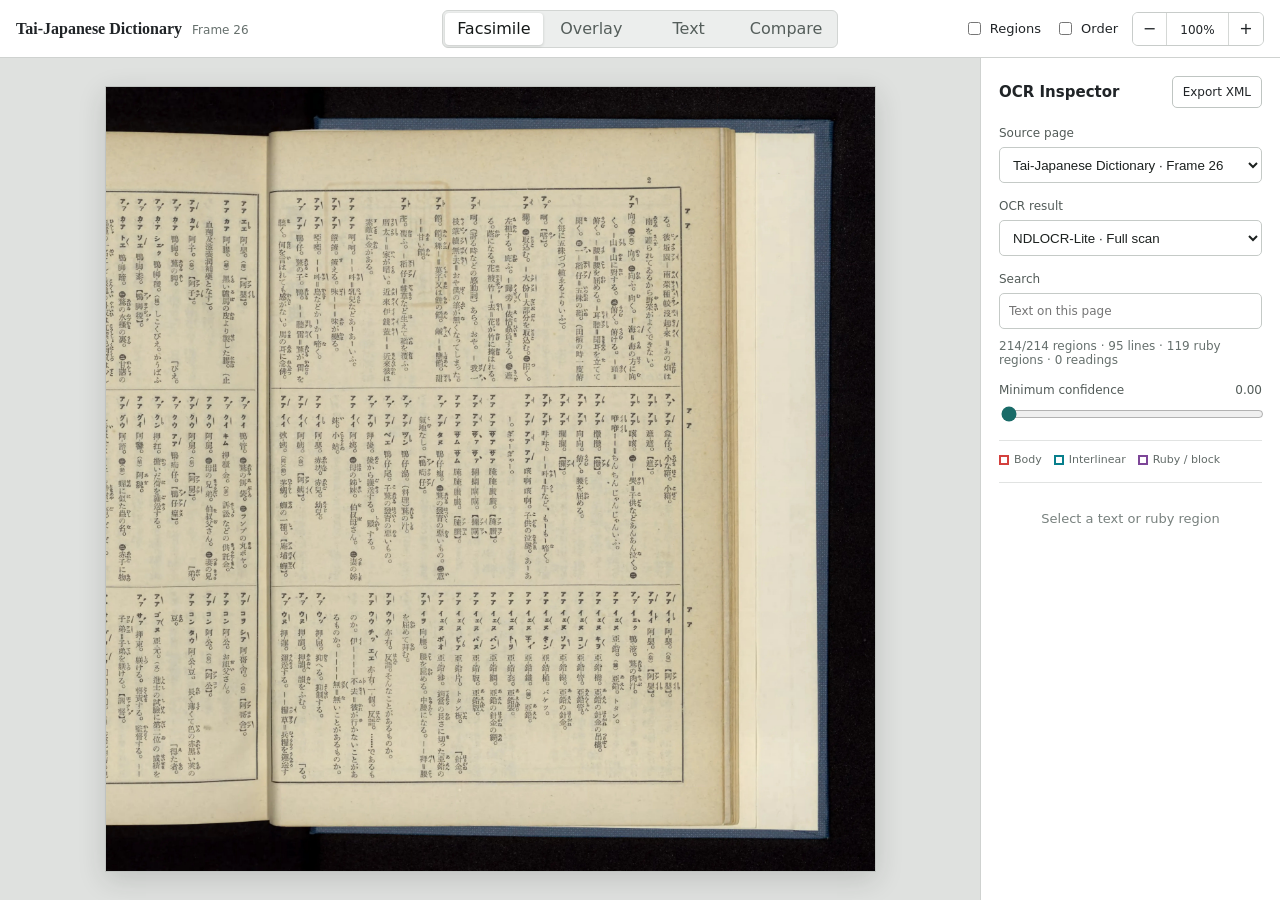
<file: index.html>
<!doctype html>
<html lang="en">
  <head>
    <meta charset="utf-8">
    <meta name="viewport" content="width=device-width, initial-scale=1">
    <meta http-equiv="refresh" content="0; url=viewer/?pid=1218326&amp;frame=26">
    <title>NDLOCR Digital Page</title>
  </head>
  <body>
    <p><a href="viewer/?pid=1218326&amp;frame=26">Open the NDLOCR viewer</a></p>
  </body>
</html>
</file>
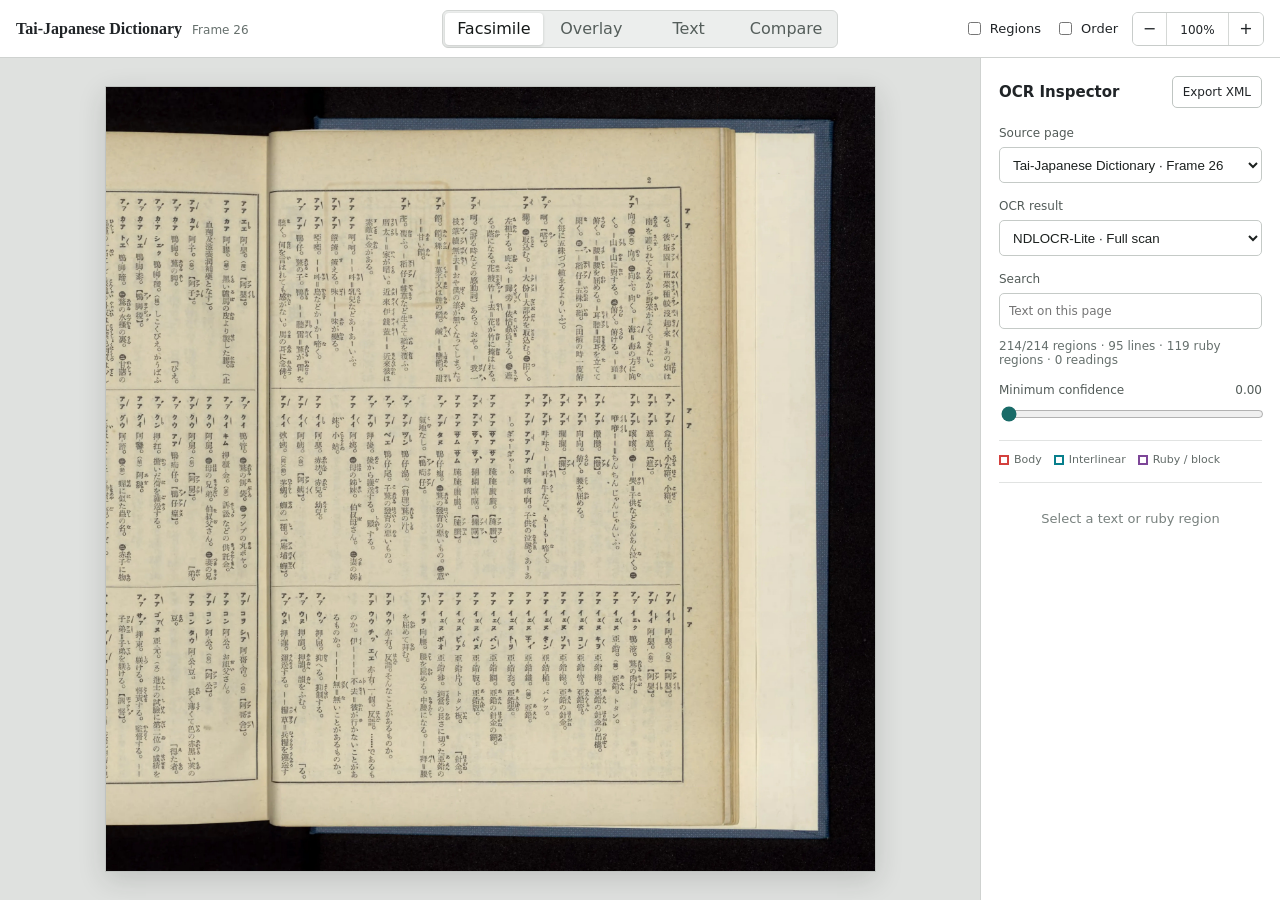
<file: viewer/index.html>
<!doctype html>
<html lang="en">
  <head>
    <meta charset="utf-8">
    <meta name="viewport" content="width=device-width, initial-scale=1">
    <title>Taiwanese Vocabulary - Digital Page</title>
    <link rel="stylesheet" href="styles.css?v=4">
  </head>
  <body>
    <header class="toolbar">
      <div class="document-title">
        <strong id="document-name">Tai-Japanese Dictionary</strong>
        <span id="frame-name">Frame 26</span>
      </div>

      <div class="segmented" role="group" aria-label="View mode">
        <button type="button" class="is-active" data-mode="facsimile">Facsimile</button>
        <button type="button" data-mode="overlay">Overlay</button>
        <button type="button" data-mode="text">Text</button>
        <button type="button" data-mode="compare">Compare</button>
      </div>

      <div class="toolbar-actions">
        <label class="check-control">
          <input id="show-regions" type="checkbox">
          <span>Regions</span>
        </label>
        <label class="check-control">
          <input id="show-order" type="checkbox">
          <span>Order</span>
        </label>
        <div class="zoom-control" aria-label="Zoom controls">
          <button id="zoom-out" type="button" title="Zoom out" aria-label="Zoom out">−</button>
          <button id="zoom-reset" type="button" title="Reset zoom"><span id="zoom-label">100%</span></button>
          <button id="zoom-in" type="button" title="Zoom in" aria-label="Zoom in">+</button>
        </div>
      </div>
    </header>

    <main class="workspace">
      <section class="viewer" aria-label="Digital page viewer">
        <div id="viewport" class="viewport">
          <div id="page" class="page mode-facsimile" aria-label="Digitized page">
            <img id="scan" class="scan" src="../samples/1218326/images/1218326_R0000026.jpg" alt="Scanned page from Tai-Japanese Dictionary">
            <svg id="structure-layer" class="structure-layer" aria-hidden="true"></svg>
            <div id="text-layer" class="text-layer"></div>
            <div id="loading" class="loading">Loading XML...</div>
          </div>
          <section id="comparison-view" class="comparison-view" aria-label="OCR comparison" hidden>
            <header class="comparison-header">
              <div>
                <h2>Lite vs CLI</h2>
                <p>Exact agreement is supporting evidence; every difference requires review.</p>
              </div>
              <button id="export-comparison" type="button" class="command-button">Export CSV</button>
            </header>
            <div id="comparison-stats" class="comparison-stats" aria-live="polite"></div>
            <div class="comparison-controls">
              <div class="comparison-filter segmented" role="group" aria-label="Comparison filter">
                <button type="button" class="is-active" data-comparison-filter="all">All</button>
                <button type="button" data-comparison-filter="review">Review</button>
              </div>
              <span id="comparison-count" class="comparison-count"></span>
            </div>
            <div id="comparison-list" class="comparison-list"></div>
            <div id="comparison-loading" class="comparison-loading">Comparing OCR results...</div>
          </section>
        </div>
      </section>

      <aside class="inspector" aria-label="OCR inspector">
        <div class="inspector-header">
          <h1 id="inspector-title">OCR Inspector</h1>
          <button id="export-xml" type="button" class="command-button">Export XML</button>
        </div>

        <label class="field source-field">
          <span>Source page</span>
          <select id="page-select">
            <option value="1218326-26">Tai-Japanese Dictionary · Frame 26</option>
            <option value="1218326-11">Tai-Japanese Dictionary · Frame 11</option>
          </select>
        </label>

        <label class="field source-field ocr-source-field">
          <span>OCR result</span>
          <select id="ocr-select">
            <option value="lite">NDLOCR-Lite · Full scan</option>
          </select>
        </label>

        <label class="field search-field">
          <span>Search</span>
          <input id="search" type="search" placeholder="Text on this page">
        </label>

        <div id="summary" class="summary" aria-live="polite"></div>

        <label class="field threshold-field">
          <span>Minimum confidence <output id="threshold-value">0.00</output></span>
          <input id="threshold" type="range" min="0" max="1" step="0.01" value="0">
        </label>

        <div class="legend" aria-label="Region types">
          <span><i class="legend-main"></i>Body</span>
          <span><i class="legend-note"></i>Interlinear</span>
          <span><i class="legend-block"></i>Ruby / block</span>
        </div>

        <div id="empty-selection" class="empty-selection">Select a text or ruby region</div>

        <form id="line-editor" class="line-editor" hidden>
          <div class="selection-heading">
            <strong id="selection-type">Body</strong>
            <span id="selection-confidence"></span>
          </div>

          <label class="field">
            <span>Recognized text</span>
            <textarea id="line-text" rows="5"></textarea>
          </label>

          <div class="metadata-grid">
            <div><span>Order</span><strong id="selection-order"></strong></div>
            <div><span>Direction</span><strong id="selection-direction"></strong></div>
            <div class="metadata-wide"><span>Bounds</span><strong id="selection-bounds"></strong></div>
          </div>
        </form>
      </aside>
    </main>

    <script src="compare.js?v=2"></script>
    <script src="app.js?v=4"></script>
  </body>
</html>
</file>
<file: viewer/styles.css>
:root {
  color-scheme: light;
  font-family: Inter, ui-sans-serif, system-ui, -apple-system, BlinkMacSystemFont, "Segoe UI", sans-serif;
  color: #202427;
  background: #e8e9e7;
  font-synthesis: none;
  letter-spacing: 0;
}

* {
  box-sizing: border-box;
}

html,
body {
  width: 100%;
  height: 100%;
  margin: 0;
  overflow: hidden;
}

button,
input,
textarea {
  font: inherit;
  letter-spacing: 0;
}

button {
  color: inherit;
}

.toolbar {
  position: relative;
  z-index: 20;
  min-height: 58px;
  display: grid;
  grid-template-columns: minmax(210px, 1fr) auto minmax(330px, 1fr);
  align-items: center;
  gap: 18px;
  padding: 8px 16px;
  background: #ffffff;
  border-bottom: 1px solid #cfd2d0;
}

.document-title {
  display: flex;
  align-items: baseline;
  gap: 10px;
  min-width: 0;
}

.document-title strong {
  overflow: hidden;
  text-overflow: ellipsis;
  white-space: nowrap;
  font-family: Georgia, "Noto Serif CJK JP", serif;
  font-size: 16px;
}

.document-title span,
.summary,
.selection-heading span {
  color: #66706d;
  font-size: 12px;
}

.segmented {
  display: grid;
  grid-template-columns: repeat(4, minmax(72px, 1fr));
  padding: 2px;
  background: #eceeed;
  border: 1px solid #d2d5d3;
  border-radius: 6px;
}

.segmented button {
  min-height: 32px;
  padding: 5px 12px;
  border: 0;
  border-radius: 4px;
  background: transparent;
  color: #555e5b;
  cursor: pointer;
}

.segmented button.is-active {
  background: #ffffff;
  color: #151918;
  box-shadow: 0 1px 3px rgb(25 31 29 / 18%);
}

.toolbar-actions {
  display: flex;
  justify-content: flex-end;
  align-items: center;
  gap: 14px;
}

.comparison-mode .toolbar-actions {
  visibility: hidden;
}

.check-control {
  display: inline-flex;
  align-items: center;
  gap: 6px;
  font-size: 13px;
  white-space: nowrap;
  cursor: pointer;
}

.check-control input {
  accent-color: #196b68;
}

.zoom-control {
  display: grid;
  grid-template-columns: 34px 62px 34px;
  height: 34px;
  border: 1px solid #c8ccca;
  border-radius: 6px;
  overflow: hidden;
}

.zoom-control button {
  border: 0;
  border-right: 1px solid #d5d8d6;
  background: #ffffff;
  cursor: pointer;
}

.zoom-control button:last-child {
  border-right: 0;
}

.zoom-control button:hover,
.command-button:hover {
  background: #f1f5f3;
}

#zoom-label {
  font-size: 12px;
  font-variant-numeric: tabular-nums;
}

.workspace {
  height: calc(100% - 58px);
  display: grid;
  grid-template-columns: minmax(0, 1fr) 300px;
}

.viewer {
  min-width: 0;
  min-height: 0;
}

.viewport {
  width: 100%;
  height: 100%;
  overflow: auto;
  padding: 28px;
  background: #dfe1df;
}

.page {
  position: relative;
  width: 1100px;
  aspect-ratio: 3902 / 2855;
  margin: 0 auto;
  overflow: hidden;
  background: #ffffff;
  border: 1px solid #bfc3c0;
  box-shadow: 0 8px 26px rgb(31 36 34 / 16%);
  transform-origin: top center;
}

.scan,
.structure-layer,
.text-layer {
  position: absolute;
  inset: 0;
  width: 100%;
  height: 100%;
}

.scan {
  display: block;
  object-fit: fill;
  transition: opacity 140ms ease;
}

.structure-layer {
  pointer-events: none;
  overflow: visible;
}

.structure-layer polygon {
  fill: rgb(25 107 104 / 5%);
  stroke: #196b68;
  stroke-width: 4;
  vector-effect: non-scaling-stroke;
  opacity: 0;
}

.structure-layer rect {
  fill: rgb(125 70 152 / 7%);
  stroke: #7d4698;
  stroke-width: 4;
  vector-effect: non-scaling-stroke;
  opacity: 0;
}

.show-regions .structure-layer polygon,
.show-regions .structure-layer rect {
  opacity: 1;
}

.text-layer {
  pointer-events: none;
}

.ocr-line {
  position: absolute;
  display: flex;
  align-items: flex-start;
  justify-content: flex-start;
  margin: 0;
  padding: 0;
  overflow: hidden;
  border: 1px solid transparent;
  color: transparent;
  font-family: "Yu Mincho", "Hiragino Mincho ProN", "Noto Serif CJK JP", serif;
  line-height: 1;
  letter-spacing: 0;
  pointer-events: auto;
  cursor: text;
  user-select: text;
  transition: opacity 100ms ease, background-color 100ms ease;
}

.ocr-line.vertical {
  writing-mode: vertical-rl;
  text-orientation: mixed;
}

.ocr-line.horizontal {
  white-space: nowrap;
}

.ocr-line .line-string {
  display: block;
}

.show-regions .ocr-line.type-main {
  border-color: #d4413e;
}

.show-regions .ocr-line.type-note {
  border-color: #087f8c;
}

.show-regions .ocr-line.type-ruby {
  border-color: #7d4698;
}

.show-regions .ocr-line.type-other {
  border-color: #846525;
}

.mode-overlay .ocr-line,
.mode-text .ocr-line {
  color: #151716;
  background: rgb(255 255 255 / 78%);
}

.mode-overlay .ocr-line.type-ruby,
.mode-text .ocr-line.type-ruby {
  color: #602276;
  background: rgb(250 238 255 / 86%);
}

.mode-overlay .scan {
  opacity: 0.34;
}

.mode-text .scan {
  opacity: 0;
}

.mode-text .ocr-line {
  background: transparent;
}

.ocr-line.is-selected {
  z-index: 4;
  outline: 3px solid #196b68;
  outline-offset: 2px;
  background: rgb(199 239 228 / 82%);
  color: #111413;
}

.ocr-line.is-match {
  z-index: 3;
  background: rgb(255 218 99 / 72%);
  color: #111413;
  outline: 2px solid #b97800;
}

.ocr-line.below-threshold {
  opacity: 0;
  pointer-events: none;
}

.order-badge {
  position: absolute;
  top: 0;
  left: 0;
  display: none;
  padding: 2px 4px;
  background: #151918;
  color: #ffffff;
  font-family: ui-monospace, SFMono-Regular, Menlo, monospace;
  font-size: 10px;
  line-height: 1;
  writing-mode: horizontal-tb;
  pointer-events: none;
}

.show-order .order-badge {
  display: block;
}

.loading {
  position: absolute;
  inset: 0;
  display: grid;
  place-items: center;
  background: rgb(255 255 255 / 88%);
  color: #515a57;
  font-size: 14px;
}

.loading[hidden] {
  display: none;
}

.comparison-view {
  width: min(1240px, 100%);
  min-height: 100%;
  margin: 0 auto;
  color: #202427;
}

.comparison-view[hidden] {
  display: none;
}

.comparison-header {
  display: flex;
  align-items: flex-start;
  justify-content: space-between;
  gap: 16px;
  padding: 4px 0 18px;
  border-bottom: 1px solid #c9cdca;
}

.comparison-header h2 {
  margin: 0 0 4px;
  font-size: 17px;
}

.comparison-header p {
  margin: 0;
  color: #68716e;
  font-size: 12px;
}

.comparison-stats {
  display: grid;
  grid-template-columns: repeat(4, minmax(0, 1fr));
  border-bottom: 1px solid #c9cdca;
}

.comparison-stat {
  min-width: 0;
  padding: 15px 12px;
  border-right: 1px solid #c9cdca;
}

.comparison-stat:last-child {
  border-right: 0;
}

.comparison-stat strong,
.comparison-stat span {
  display: block;
}

.comparison-stat strong {
  margin-bottom: 3px;
  font-size: 20px;
  font-variant-numeric: tabular-nums;
}

.comparison-stat span {
  color: #68716e;
  font-size: 11px;
  text-transform: uppercase;
}

.comparison-controls {
  display: flex;
  align-items: center;
  justify-content: space-between;
  gap: 16px;
  padding: 14px 0;
}

.comparison-filter {
  width: 180px;
  grid-template-columns: repeat(2, 1fr);
}

.comparison-filter button {
  min-width: 0;
}

.comparison-count {
  color: #68716e;
  font-size: 12px;
}

.comparison-list {
  display: grid;
  gap: 8px;
  padding-bottom: 28px;
}

.comparison-row {
  display: grid;
  grid-template-columns: 116px minmax(0, 1fr) minmax(0, 1fr);
  overflow: hidden;
  border: 1px solid #c9cdca;
  border-radius: 6px;
  background: #ffffff;
}

.comparison-status {
  padding: 14px 12px;
  border-right: 1px solid #d9dcda;
  background: #f3f5f4;
}

.comparison-status strong,
.comparison-status span {
  display: block;
}

.comparison-status strong {
  margin-bottom: 5px;
  font-size: 12px;
}

.comparison-status span {
  color: #68716e;
  font-size: 11px;
  font-variant-numeric: tabular-nums;
}

.status-exact .comparison-status {
  box-shadow: inset 4px 0 #267a54;
}

.status-close .comparison-status {
  box-shadow: inset 4px 0 #28768a;
}

.status-conflict .comparison-status {
  box-shadow: inset 4px 0 #b06c13;
}

.status-missing .comparison-status {
  box-shadow: inset 4px 0 #a23f45;
}

.comparison-source {
  min-width: 0;
  padding: 12px 14px 14px;
}

.comparison-source + .comparison-source {
  border-left: 1px solid #e0e3e1;
}

.comparison-source h3 {
  margin: 0 0 8px;
  color: #69726f;
  font-size: 10px;
  font-weight: 650;
  text-transform: uppercase;
}

.comparison-text {
  margin: 0;
  font-family: "Yu Mincho", "Hiragino Mincho ProN", "Noto Serif CJK JP", serif;
  font-size: 15px;
  line-height: 1.6;
  overflow-wrap: anywhere;
  white-space: pre-wrap;
}

.comparison-text mark {
  padding: 1px 0;
  background: #ffe0a6;
  color: #2a2011;
}

.comparison-text .missing-text {
  color: #9a454a;
  font-family: Inter, ui-sans-serif, system-ui, sans-serif;
  font-size: 12px;
}

.comparison-loading {
  padding: 48px 0;
  color: #68716e;
  font-size: 13px;
  text-align: center;
}

.comparison-loading[hidden] {
  display: none;
}

.comparison-mode #export-xml,
.comparison-mode .ocr-source-field,
.comparison-mode .summary,
.comparison-mode .threshold-field,
.comparison-mode .legend,
.comparison-mode .empty-selection,
.comparison-mode .line-editor {
  display: none;
}

.inspector {
  min-width: 0;
  overflow-y: auto;
  padding: 18px;
  background: #ffffff;
  border-left: 1px solid #cfd2d0;
}

.inspector-header {
  display: flex;
  align-items: center;
  justify-content: space-between;
  gap: 12px;
  margin-bottom: 18px;
}

.inspector h1 {
  margin: 0;
  font-size: 15px;
  font-weight: 650;
}

.command-button {
  min-height: 32px;
  padding: 5px 10px;
  border: 1px solid #bfc5c2;
  border-radius: 5px;
  background: #ffffff;
  cursor: pointer;
  font-size: 12px;
}

.field {
  display: grid;
  gap: 7px;
  margin-bottom: 16px;
  color: #525b58;
  font-size: 12px;
}

.field > span {
  display: flex;
  justify-content: space-between;
  gap: 12px;
}

.field input[type="search"],
.field select,
.field textarea {
  width: 100%;
  border: 1px solid #c5cac7;
  border-radius: 5px;
  background: #ffffff;
  color: #1c211f;
}

.field input[type="search"],
.field select {
  height: 36px;
  padding: 7px 9px;
}

.field select {
  cursor: pointer;
}

.field textarea {
  min-height: 120px;
  padding: 9px;
  resize: vertical;
  font-family: "Yu Mincho", "Hiragino Mincho ProN", "Noto Serif CJK JP", serif;
  font-size: 15px;
  line-height: 1.55;
}

.field input:focus,
.field select:focus,
.field textarea:focus,
button:focus-visible {
  outline: 2px solid #196b68;
  outline-offset: 2px;
}

.threshold-field input {
  width: 100%;
  accent-color: #196b68;
}

.summary {
  min-height: 18px;
  margin: -6px 0 16px;
}

.legend {
  display: flex;
  flex-wrap: wrap;
  gap: 12px;
  padding: 12px 0 16px;
  border-top: 1px solid #e1e3e2;
  border-bottom: 1px solid #e1e3e2;
  color: #626b68;
  font-size: 11px;
}

.legend span {
  display: inline-flex;
  align-items: center;
  gap: 5px;
}

.legend i {
  width: 10px;
  height: 10px;
  display: inline-block;
  border: 2px solid;
}

.legend-main {
  border-color: #d4413e !important;
}

.legend-note {
  border-color: #087f8c !important;
}

.legend-block {
  border-color: #7d4698 !important;
}

.empty-selection {
  padding: 28px 0;
  color: #78817e;
  font-size: 13px;
  text-align: center;
}

.line-editor {
  padding-top: 18px;
}

.selection-heading {
  display: flex;
  justify-content: space-between;
  gap: 12px;
  margin-bottom: 14px;
}

.selection-heading strong {
  font-size: 13px;
}

.metadata-grid {
  display: grid;
  grid-template-columns: 1fr 1fr;
  gap: 1px;
  overflow: hidden;
  border: 1px solid #d9dcda;
  background: #d9dcda;
  border-radius: 5px;
}

.metadata-grid div {
  min-width: 0;
  padding: 9px;
  background: #ffffff;
}

.metadata-grid span,
.metadata-grid strong {
  display: block;
}

.metadata-grid span {
  margin-bottom: 4px;
  color: #727a77;
  font-size: 10px;
  text-transform: uppercase;
}

.metadata-grid strong {
  overflow-wrap: anywhere;
  font-family: ui-monospace, SFMono-Regular, Menlo, monospace;
  font-size: 11px;
  font-weight: 500;
}

.metadata-wide {
  grid-column: 1 / -1;
}

@media (max-width: 920px) {
  html,
  body {
    overflow: auto;
  }

  .toolbar {
    position: sticky;
    top: 0;
    grid-template-columns: minmax(0, 1fr) auto;
    gap: 8px;
  }

  .segmented {
    grid-row: 2;
    grid-column: 1 / -1;
  }

  .toolbar-actions {
    gap: 6px;
  }

  .check-control span {
    position: absolute;
    width: 1px;
    height: 1px;
    overflow: hidden;
    clip: rect(0 0 0 0);
  }

  .workspace {
    height: auto;
    grid-template-columns: 1fr;
  }

  .viewer {
    height: 55vh;
  }

  .viewport {
    padding: 14px;
  }

  .inspector {
    border-top: 1px solid #cfd2d0;
    border-left: 0;
  }

  .comparison-row {
    grid-template-columns: 92px minmax(0, 1fr) minmax(0, 1fr);
  }

  .comparison-mode .viewer {
    height: auto;
  }

  .comparison-mode .viewport {
    overflow: visible;
  }
}

@media (max-width: 520px) {
  .toolbar {
    padding: 7px 10px;
  }

  .document-title span {
    display: none;
  }

  .zoom-control {
    grid-template-columns: 30px 48px 30px;
  }

  .segmented {
    width: 100%;
  }

  .segmented button {
    min-width: 0;
    padding-inline: 6px;
  }

  .comparison-stats {
    grid-template-columns: repeat(2, minmax(0, 1fr));
  }

  .comparison-stat:nth-child(2) {
    border-right: 0;
  }

  .comparison-stat:nth-child(-n + 2) {
    border-bottom: 1px solid #c9cdca;
  }

  .comparison-row {
    grid-template-columns: 1fr;
  }

  .comparison-status,
  .comparison-source + .comparison-source {
    border-right: 0;
    border-left: 0;
    border-bottom: 1px solid #e0e3e1;
  }

  .inspector {
    padding: 18px;
  }
}
</file>
